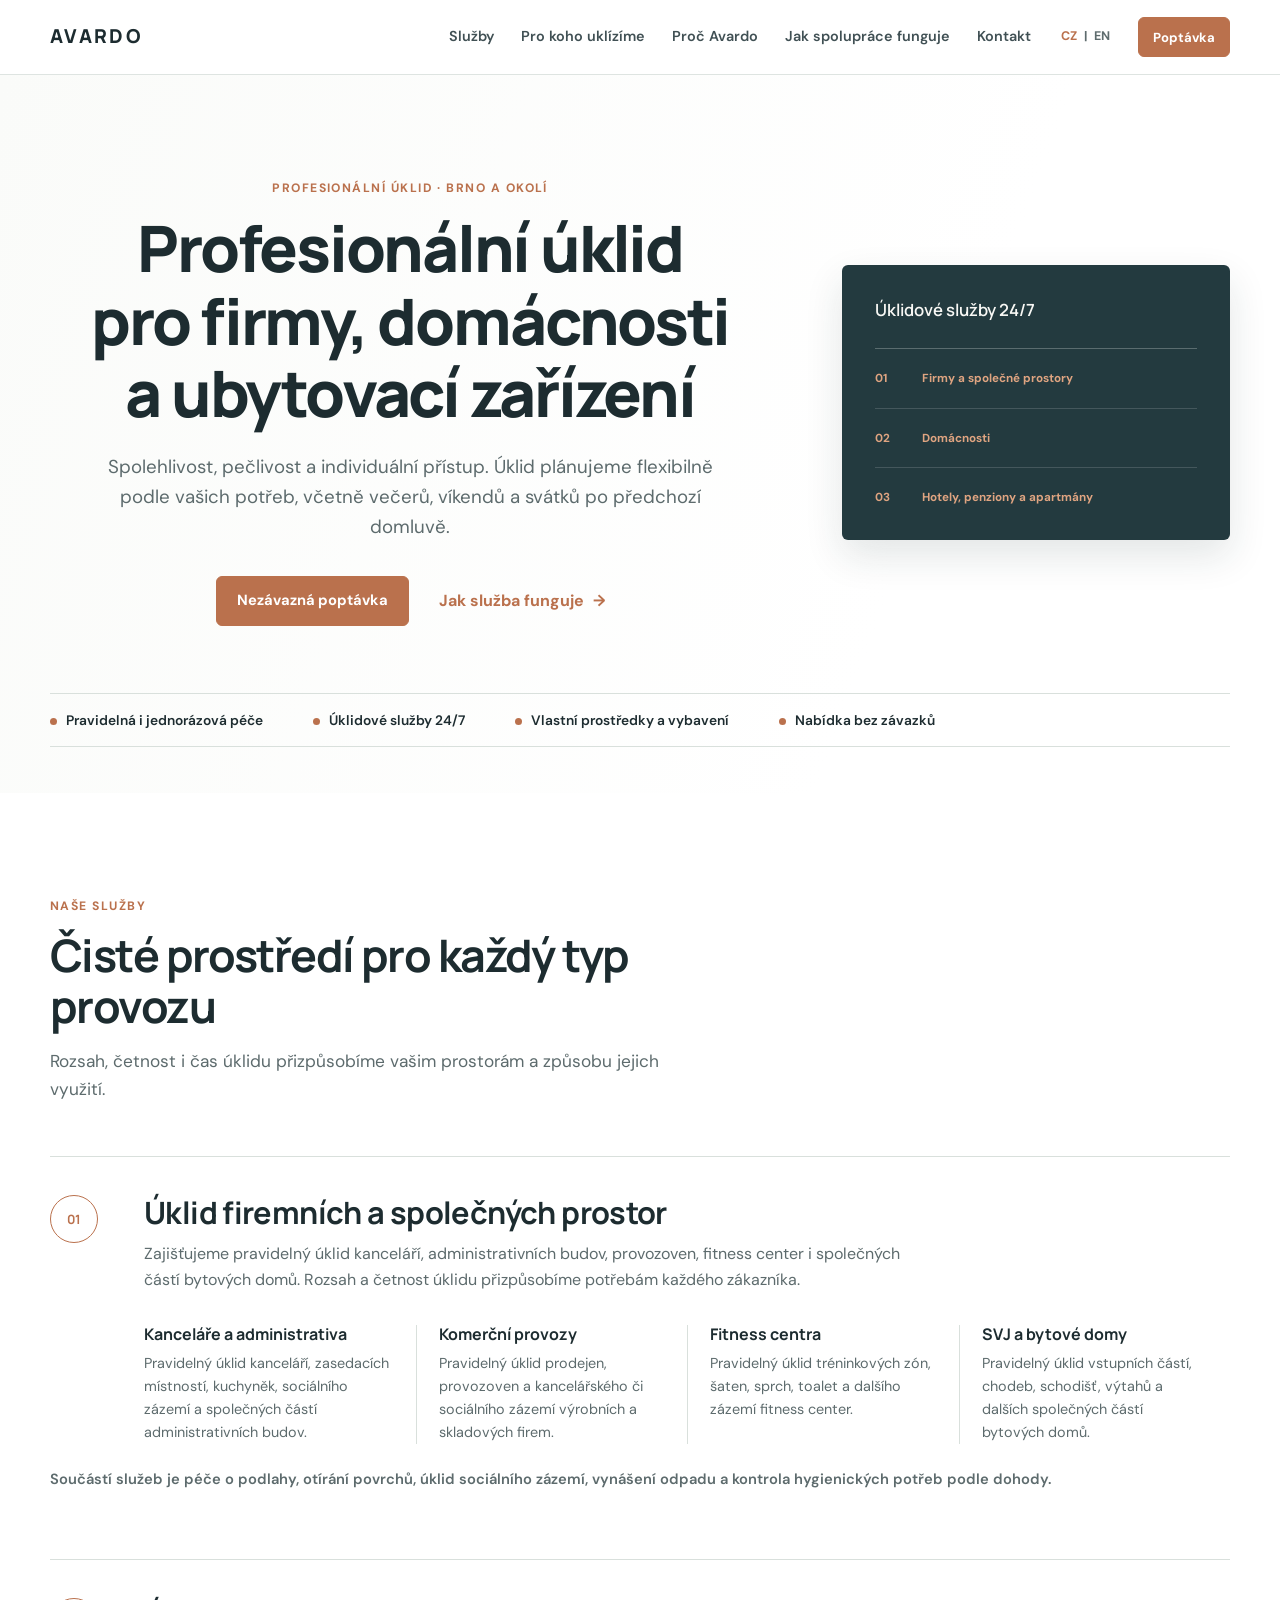
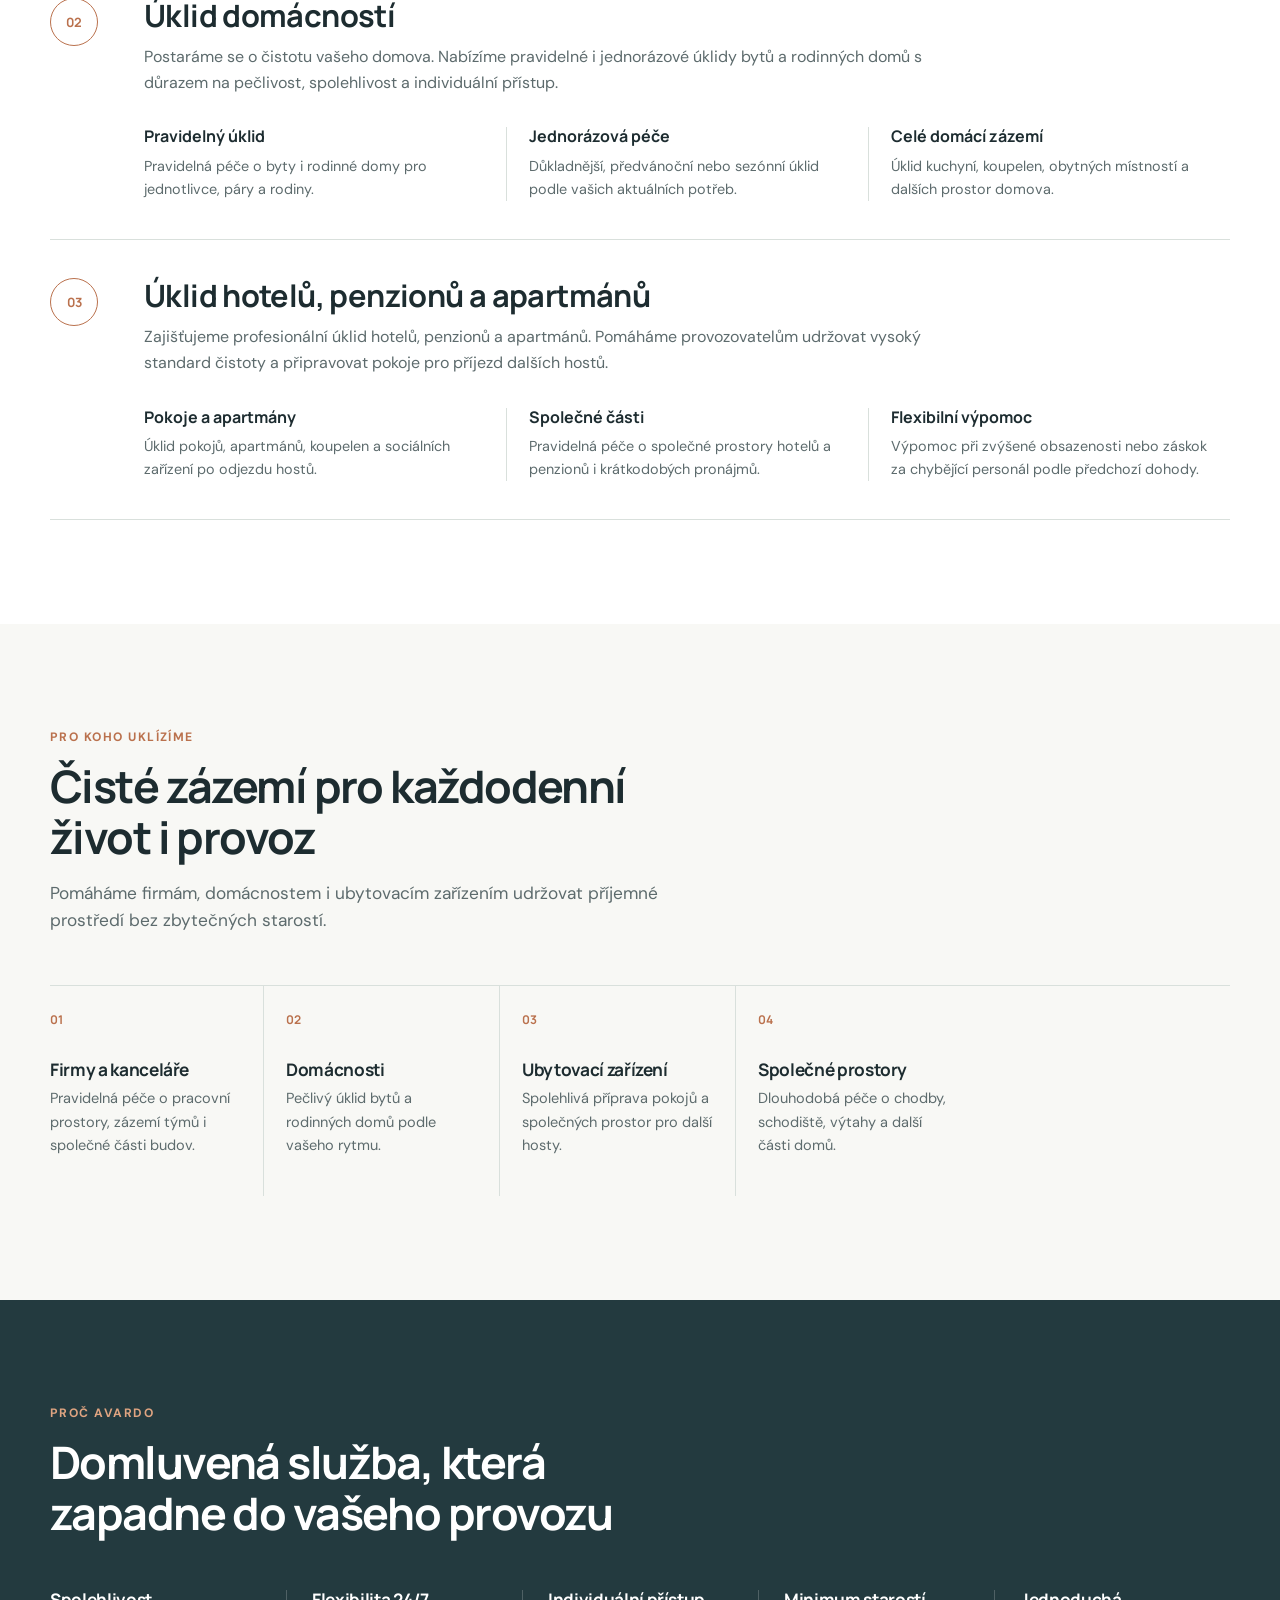
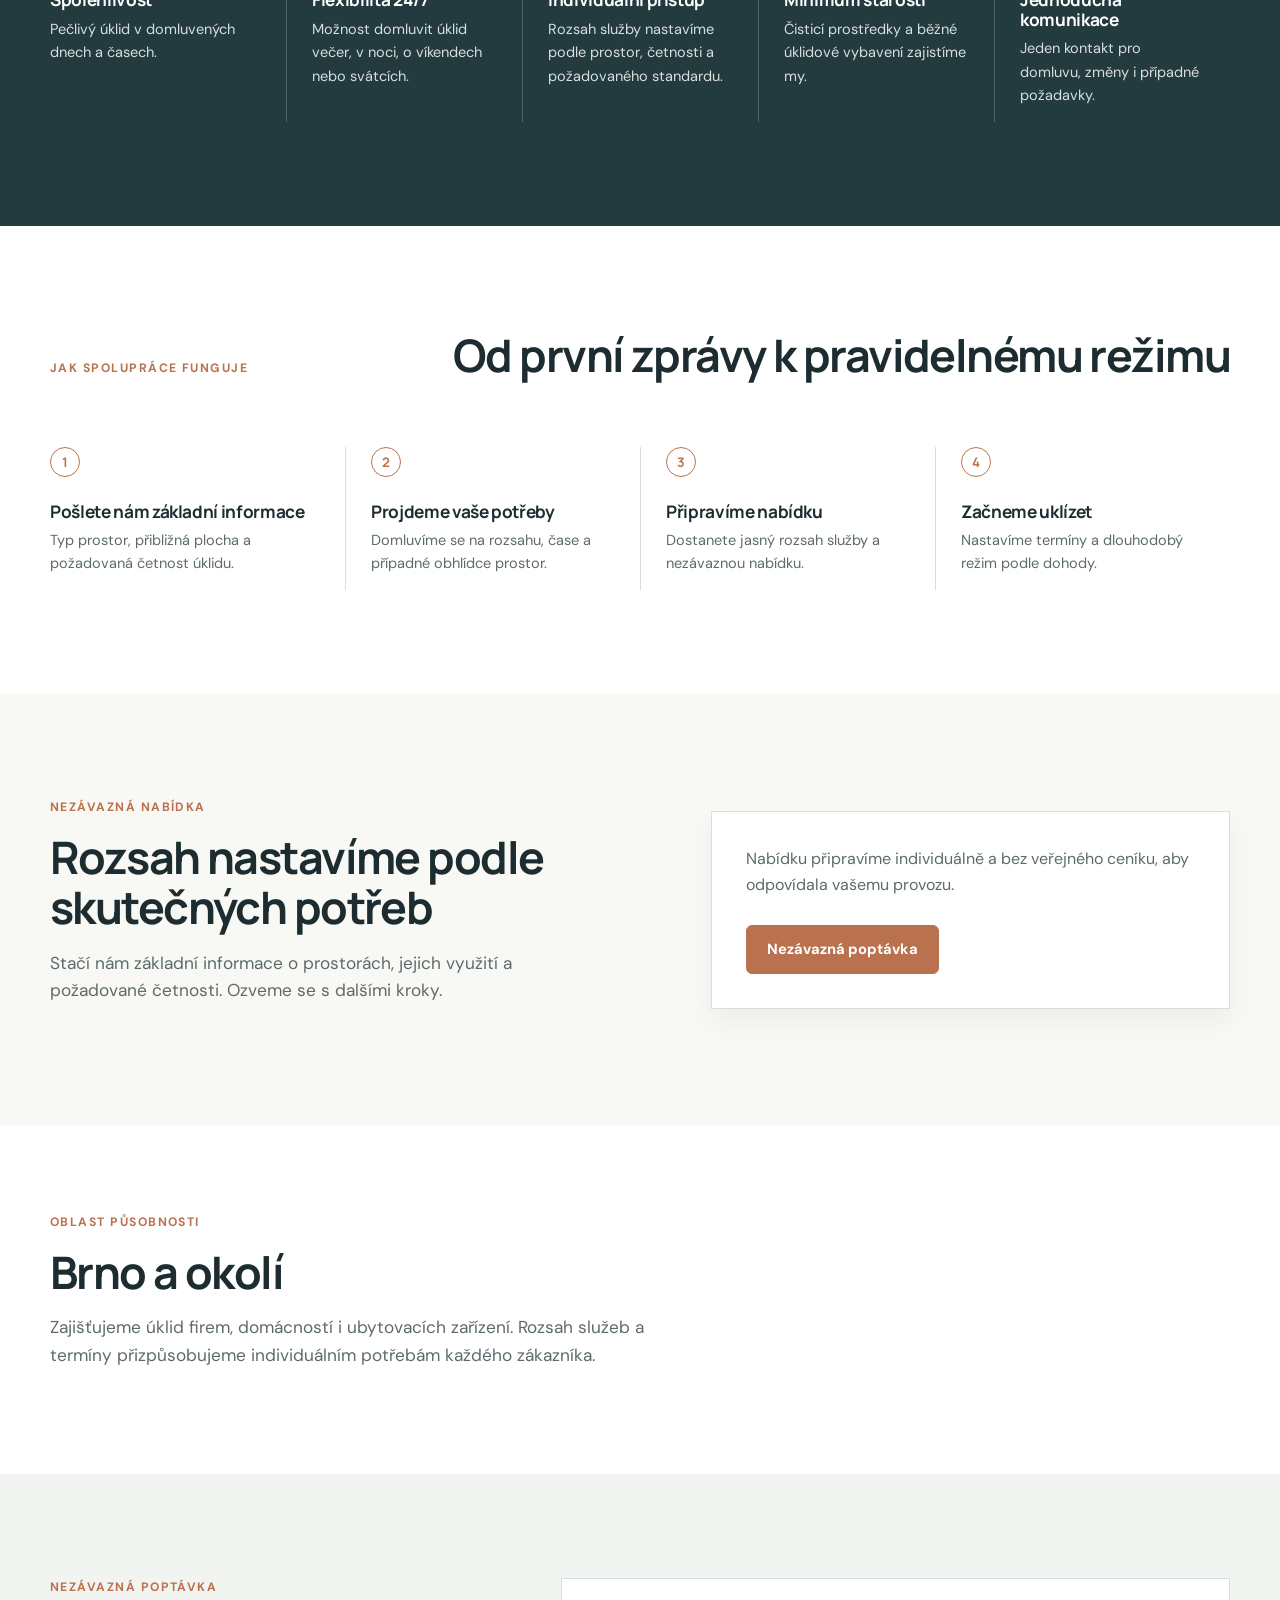
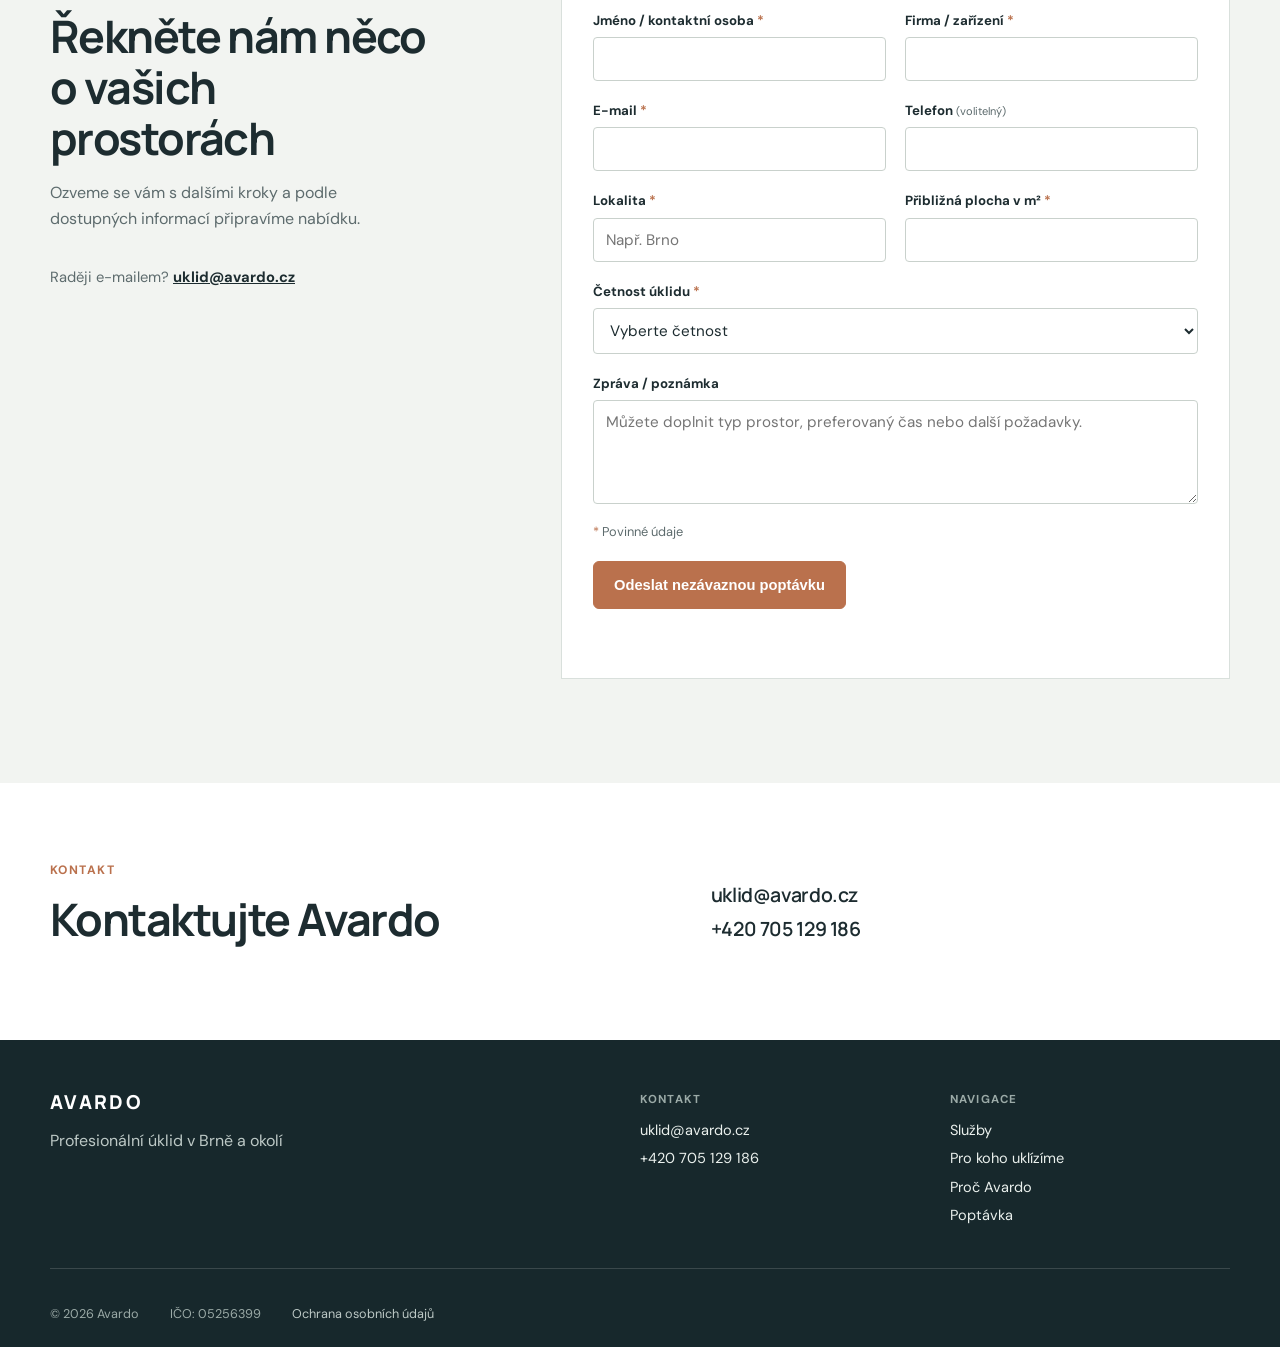
<file: index.html>
<!doctype html>
<html lang="cs">
<head>
  <meta charset="utf-8">
  <meta name="viewport" content="width=device-width, initial-scale=1">
  <meta name="description" content="Pravidelný úklid firemních prostor, domácností a ubytovacích zařízení v Brně. Pečlivá a flexibilní služba podle vašich potřeb.">
  <meta name="theme-color" content="#233a3f">
  <meta property="og:type" content="website">
  <meta property="og:locale" content="cs_CZ">
  <meta property="og:title" content="Avardo | Profesionální úklid v Brně">
  <meta property="og:description" content="Úklid firem, domácností, hotelů, penzionů a apartmánů v Brně a okolí.">
  <meta property="og:url" content="https://avardo.cz/">
  <meta property="og:image" content="https://avardo.cz/og-image.jpg">
  <meta property="og:image:alt" content="Avardo – profesionální úklid">
  <meta property="og:site_name" content="Avardo">
  <link rel="canonical" href="https://avardo.cz/">
  <link rel="alternate" hreflang="cs" href="https://avardo.cz/">
  <link rel="alternate" hreflang="en" href="https://avardo.cz/?lang=en">
  <link rel="icon" href="favicon.svg" type="image/svg+xml">
  <link rel="stylesheet" href="styles.css?v=3">
  <title>Avardo | Profesionální úklid v Brně</title>
  <script type="application/ld+json">
    {
      "@context": "https://schema.org",
      "@type": "ProfessionalService",
      "name": "Avardo",
      "url": "https://avardo.cz/",
      "email": "uklid@avardo.cz",
      "telephone": "+420705129186",
      "identifier": {"@type": "PropertyValue", "propertyID": "IČO", "value": "05256399"},
      "areaServed": {"@type": "City", "name": "Brno"},
      "description": "Profesionální úklid firemních prostor, domácností a ubytovacích zařízení v Brně."
    }
  </script>
</head>
<body>
  <a class="skip-link" href="#main-content" data-i18n="skip">Přeskočit na obsah</a>
  <header class="site-header">
    <div class="container nav-wrap">
      <a class="brand" href="#uvod" aria-label="Avardo – úvodní stránka" data-i18n-aria="brandLabel">AVARDO</a>
      <button class="menu-toggle" type="button" aria-expanded="false" aria-controls="primary-navigation"><span class="sr-only" data-i18n="openMenu">Otevřít menu</span><span></span><span></span><span></span></button>
      <nav id="primary-navigation" class="primary-nav" aria-label="Hlavní navigace">
        <a href="#sluzby" data-i18n="navServices">Služby</a>
        <a href="#pro-koho" data-i18n="navAudience">Pro koho uklízíme</a>
        <a href="#proc-avardo" data-i18n="navWhy">Proč Avardo</a>
        <a href="#jak-to-funguje" data-i18n="navHow">Jak spolupráce funguje</a>
        <a href="#kontakt" data-i18n="navContact">Kontakt</a>
        <div class="language-switch" aria-label="Volba jazyka" data-i18n-aria="languageLabel"><button type="button" data-language="cs" class="is-active" aria-pressed="true">CZ</button><span aria-hidden="true">|</span><button type="button" data-language="en" aria-pressed="false">EN</button></div>
        <a class="button button-small nav-cta" href="#poptavka" data-i18n="navCta">Nezávazná poptávka</a>
      </nav>
    </div>
  </header>

  <main id="main-content">
    <section id="uvod" class="hero section">
      <div class="container hero-grid">
        <div class="hero-copy">
          <p class="eyebrow" data-i18n="heroEyebrow">Profesionální úklid · Brno a okolí</p>
          <h1 data-i18n="heroTitle">Profesionální úklid pro firmy, domácnosti a ubytovací zařízení</h1>
          <p class="lead" data-i18n="heroLead">Spolehlivost, pečlivost a individuální přístup. Úklid plánujeme flexibilně podle vašich potřeb, včetně večerů, víkendů a svátků po předchozí domluvě.</p>
          <div class="hero-actions"><a class="button" href="#poptavka" data-i18n="heroCta">Nezávazná poptávka</a><a class="text-link" href="#jak-to-funguje"><span data-i18n="heroLink">Jak služba funguje</span> <span aria-hidden="true">→</span></a></div>
        </div>
        <div class="hero-panel" aria-label="Přehled služeb Avardo" data-i18n-aria="panelLabel">
          <p class="panel-label" data-i18n="panelTitle">Úklidové služby 24/7</p><div class="panel-line"></div>
          <ul><li><span>01</span><span data-i18n="panel1">Firmy a společné prostory</span></li><li><span>02</span><span data-i18n="panel2">Domácnosti</span></li><li><span>03</span><span data-i18n="panel3">Hotely, penziony a apartmány</span></li></ul>
        </div>
      </div>
      <div class="container trust-points" aria-label="Hlavní výhody" data-i18n-aria="trustLabel"><span data-i18n="trust1">Pravidelná i jednorázová péče</span><span data-i18n="trust2">Úklidové služby 24/7</span><span data-i18n="trust3">Vlastní prostředky a vybavení</span><span data-i18n="trust4">Nabídka bez závazků</span></div>
    </section>

    <section id="sluzby" class="section">
      <div class="container">
        <div class="section-heading"><p class="eyebrow" data-i18n="servicesEyebrow">Naše služby</p><h2 data-i18n="servicesTitle">Čisté prostředí pro každý typ provozu</h2><p data-i18n="servicesIntro">Rozsah, četnost i čas úklidu přizpůsobíme vašim prostorám a způsobu jejich využití.</p></div>
        <div class="service-categories">
          <article class="service-category"><div class="service-category-heading"><p class="category-icon" aria-hidden="true">01</p><div><h3 data-i18n="businessTitle">Úklid firemních a společných prostor</h3><p data-i18n="businessIntro">Zajišťujeme pravidelný úklid kanceláří, administrativních budov, provozoven, fitness center i společných částí bytových domů. Rozsah a četnost úklidu přizpůsobíme potřebám každého zákazníka.</p></div></div><div class="service-cards"><div><h4 data-i18n="business1Title">Kanceláře a administrativa</h4><p data-i18n="business1Text">Pravidelný úklid kanceláří, zasedacích místností, kuchyněk, sociálního zázemí a společných částí administrativních budov.</p></div><div><h4 data-i18n="business2Title">Komerční provozy</h4><p data-i18n="business2Text">Pravidelný úklid prodejen, provozoven a kancelářského či sociálního zázemí výrobních a skladových firem.</p></div><div><h4 data-i18n="business3Title">Fitness centra</h4><p data-i18n="business3Text">Pravidelný úklid tréninkových zón, šaten, sprch, toalet a dalšího zázemí fitness center.</p></div><div><h4 data-i18n="business4Title">SVJ a bytové domy</h4><p data-i18n="business4Text">Pravidelný úklid vstupních částí, chodeb, schodišť, výtahů a dalších společných částí bytových domů.</p></div></div><p class="service-note" data-i18n="businessNote">Součástí služeb je péče o podlahy, otírání povrchů, úklid sociálního zázemí, vynášení odpadu a kontrola hygienických potřeb podle dohody.</p></article>
          <article class="service-category service-category-alt"><div class="service-category-heading"><p class="category-icon" aria-hidden="true">02</p><div><h3 data-i18n="homeTitle">Úklid domácností</h3><p data-i18n="homeIntro">Postaráme se o čistotu vašeho domova. Nabízíme pravidelné i jednorázové úklidy bytů a rodinných domů s důrazem na pečlivost, spolehlivost a individuální přístup.</p></div></div><div class="service-cards service-cards-three"><div><h4 data-i18n="home1Title">Pravidelný úklid</h4><p data-i18n="home1Text">Pravidelná péče o byty i rodinné domy pro jednotlivce, páry a rodiny.</p></div><div><h4 data-i18n="home2Title">Jednorázová péče</h4><p data-i18n="home2Text">Důkladnější, předvánoční nebo sezónní úklid podle vašich aktuálních potřeb.</p></div><div><h4 data-i18n="home3Title">Celé domácí zázemí</h4><p data-i18n="home3Text">Úklid kuchyní, koupelen, obytných místností a dalších prostor domova.</p></div></div></article>
          <article class="service-category"><div class="service-category-heading"><p class="category-icon" aria-hidden="true">03</p><div><h3 data-i18n="hospitalityTitle">Úklid hotelů, penzionů a apartmánů</h3><p data-i18n="hospitalityIntro">Zajišťujeme profesionální úklid hotelů, penzionů a apartmánů. Pomáháme provozovatelům udržovat vysoký standard čistoty a připravovat pokoje pro příjezd dalších hostů.</p></div></div><div class="service-cards service-cards-three"><div><h4 data-i18n="hospitality1Title">Pokoje a apartmány</h4><p data-i18n="hospitality1Text">Úklid pokojů, apartmánů, koupelen a sociálních zařízení po odjezdu hostů.</p></div><div><h4 data-i18n="hospitality2Title">Společné části</h4><p data-i18n="hospitality2Text">Pravidelná péče o společné prostory hotelů a penzionů i krátkodobých pronájmů.</p></div><div><h4 data-i18n="hospitality3Title">Flexibilní výpomoc</h4><p data-i18n="hospitality3Text">Výpomoc při zvýšené obsazenosti nebo záskok za chybějící personál podle předchozí dohody.</p></div></div></article>
        </div>
      </div>
    </section>

    <section id="pro-koho" class="section section-tint"><div class="container"><div class="section-heading"><p class="eyebrow" data-i18n="audienceEyebrow">Pro koho uklízíme</p><h2 data-i18n="audienceTitle">Čisté zázemí pro každodenní život i provoz</h2><p data-i18n="audienceIntro">Pomáháme firmám, domácnostem i ubytovacím zařízením udržovat příjemné prostředí bez zbytečných starostí.</p></div><div class="space-list"><article><span class="item-number">01</span><h3 data-i18n="audience1Title">Firmy a kanceláře</h3><p data-i18n="audience1Text">Pravidelná péče o pracovní prostory, zázemí týmů i společné části budov.</p></article><article><span class="item-number">02</span><h3 data-i18n="audience2Title">Domácnosti</h3><p data-i18n="audience2Text">Pečlivý úklid bytů a rodinných domů podle vašeho rytmu.</p></article><article><span class="item-number">03</span><h3 data-i18n="audience3Title">Ubytovací zařízení</h3><p data-i18n="audience3Text">Spolehlivá příprava pokojů a společných prostor pro další hosty.</p></article><article><span class="item-number">04</span><h3 data-i18n="audience4Title">Společné prostory</h3><p data-i18n="audience4Text">Dlouhodobá péče o chodby, schodiště, výtahy a další části domů.</p></article></div></div></section>
    <section id="proc-avardo" class="section section-dark"><div class="container"><div class="section-heading"><p class="eyebrow" data-i18n="whyEyebrow">Proč Avardo</p><h2 data-i18n="whyTitle">Domluvená služba, která zapadne do vašeho provozu</h2></div><div class="benefit-grid"><article><h3 data-i18n="why1Title">Spolehlivost</h3><p data-i18n="why1Text">Pečlivý úklid v domluvených dnech a časech.</p></article><article><h3 data-i18n="why2Title">Flexibilita 24/7</h3><p data-i18n="why2Text">Možnost domluvit úklid večer, v noci, o víkendech nebo svátcích.</p></article><article><h3 data-i18n="why3Title">Individuální přístup</h3><p data-i18n="why3Text">Rozsah služby nastavíme podle prostor, četnosti a požadovaného standardu.</p></article><article><h3 data-i18n="why4Title">Minimum starostí</h3><p data-i18n="why4Text">Čisticí prostředky a běžné úklidové vybavení zajistíme my.</p></article><article><h3 data-i18n="why5Title">Jednoduchá komunikace</h3><p data-i18n="why5Text">Jeden kontakt pro domluvu, změny i případné požadavky.</p></article></div></div></section>
    <section id="jak-to-funguje" class="section"><div class="container"><div class="section-heading process-heading"><p class="eyebrow" data-i18n="howEyebrow">Jak spolupráce funguje</p><h2 data-i18n="howTitle">Od první zprávy k pravidelnému režimu</h2></div><ol class="process-list"><li><span>1</span><div><h3 data-i18n="step1Title">Pošlete nám základní informace</h3><p data-i18n="step1Text">Typ prostor, přibližná plocha a požadovaná četnost úklidu.</p></div></li><li><span>2</span><div><h3 data-i18n="step2Title">Projdeme vaše potřeby</h3><p data-i18n="step2Text">Domluvíme se na rozsahu, čase a případné obhlídce prostor.</p></div></li><li><span>3</span><div><h3 data-i18n="step3Title">Připravíme nabídku</h3><p data-i18n="step3Text">Dostanete jasný rozsah služby a nezávaznou nabídku.</p></div></li><li><span>4</span><div><h3 data-i18n="step4Title">Začneme uklízet</h3><p data-i18n="step4Text">Nastavíme termíny a dlouhodobý režim podle dohody.</p></div></li></ol></div></section>
    <section class="section section-tint pricing"><div class="container pricing-grid"><div class="section-heading"><p class="eyebrow" data-i18n="pricingEyebrow">Nezávazná nabídka</p><h2 data-i18n="pricingTitle">Rozsah nastavíme podle skutečných potřeb</h2><p data-i18n="pricingText">Stačí nám základní informace o prostorách, jejich využití a požadované četnosti. Ozveme se s dalšími kroky.</p></div><div class="pricing-card"><p data-i18n="pricingCard">Nabídku připravíme individuálně a bez veřejného ceníku, aby odpovídala vašemu provozu.</p><a class="button" href="#poptavka" data-i18n="pricingCta">Nezávazná poptávka</a></div></div></section>
    <section class="section coverage"><div class="container coverage-grid"><div class="section-heading"><p class="eyebrow" data-i18n="coverageEyebrow">Oblast působnosti</p><h2 data-i18n="coverageTitle">Brno a okolí</h2><p data-i18n="coverageText">Zajišťujeme úklid firem, domácností i ubytovacích zařízení. Rozsah služeb a termíny přizpůsobujeme individuálním potřebám každého zákazníka.</p></div></div></section>
    <section id="poptavka" class="section inquiry-section"><div class="container inquiry-grid"><div class="inquiry-intro"><p class="eyebrow" data-i18n="formEyebrow">Nezávazná poptávka</p><h2 data-i18n="formTitle">Řekněte nám něco o vašich prostorách</h2><p data-i18n="formIntro">Ozveme se vám s dalšími kroky a podle dostupných informací připravíme nabídku.</p><p class="form-contact"><span data-i18n="formEmailPrompt">Raději e-mailem?</span> <a href="mailto:uklid@avardo.cz">uklid@avardo.cz</a></p></div><form class="inquiry-form" id="inquiry-form" method="post" data-endpoint="https://formspree.io/f/xppwekqz" novalidate><div class="form-grid"><div class="field"><label for="name" data-i18n="nameLabel">Jméno / kontaktní osoba <em>*</em></label><input id="name" name="name" type="text" autocomplete="name" required></div><div class="field"><label for="company" data-i18n="companyLabel">Firma / zařízení <em>*</em></label><input id="company" name="company" type="text" autocomplete="organization" required></div><div class="field"><label for="email" data-i18n="emailLabel">E-mail <em>*</em></label><input id="email" name="email" type="email" autocomplete="email" required></div><div class="field"><label for="phone" data-i18n="phoneLabel">Telefon <small data-i18n="optional">(volitelný)</small></label><input id="phone" name="phone" type="tel" autocomplete="tel"></div><div class="field"><label for="location" data-i18n="locationLabel">Lokalita <em>*</em></label><input id="location" name="location" type="text" data-i18n-placeholder="locationPlaceholder" placeholder="Např. Brno" required></div><div class="field"><label for="area" data-i18n="areaLabel">Přibližná plocha v m² <em>*</em></label><input id="area" name="area" type="number" min="1" inputmode="numeric" required></div><div class="field field-full"><label for="frequency" data-i18n="frequencyLabel">Četnost úklidu <em>*</em></label><select id="frequency" name="frequency" required><option value="" data-i18n="frequencyChoose">Vyberte četnost</option><option data-i18n="frequency1">1× týdně</option><option data-i18n="frequency2">2× týdně</option><option data-i18n="frequency3">3× týdně</option><option data-i18n="frequency5">5× týdně</option><option data-i18n="frequencyOther">Jiná</option></select></div><div class="field field-full"><label for="message" data-i18n="messageLabel">Zpráva / poznámka</label><textarea id="message" name="message" rows="4" data-i18n-placeholder="messagePlaceholder" placeholder="Můžete doplnit typ prostor, preferovaný čas nebo další požadavky."></textarea></div></div><p class="required-note" data-i18n="requiredNote"><em>*</em> Povinné údaje</p><button class="button" type="submit" data-i18n="submit">Odeslat nezávaznou poptávku</button><p id="form-status" class="form-status" aria-live="polite"></p></form></div></section>
    <section id="kontakt" class="section contact-section"><div class="container contact-grid"><div><p class="eyebrow" data-i18n="contactEyebrow">Kontakt</p><h2 data-i18n="contactTitle">Kontaktujte Avardo</h2></div><div class="contact-details"><a href="mailto:uklid@avardo.cz">uklid@avardo.cz</a><a href="tel:+420705129186">+420 705 129 186</a></div></div></section>
  </main>
  <footer class="site-footer"><div class="container footer-grid"><div><a class="brand" href="#uvod">AVARDO</a><p data-i18n="footerTagline">Profesionální úklid v Brně a okolí</p></div><div><p class="footer-label" data-i18n="footerContact">Kontakt</p><a href="mailto:uklid@avardo.cz">uklid@avardo.cz</a><a href="tel:+420705129186">+420 705 129 186</a></div><div><p class="footer-label" data-i18n="footerNav">Navigace</p><a href="#sluzby" data-i18n="navServices">Služby</a><a href="#pro-koho" data-i18n="navAudience">Pro koho uklízíme</a><a href="#proc-avardo" data-i18n="navWhy">Proč Avardo</a><a href="#poptavka" data-i18n="navCta">Poptávka</a></div></div><div class="container footer-bottom"><span>© <span id="current-year"></span> Avardo</span><span>IČO: 05256399</span><a href="ochrana-osobnich-udaju.html" data-i18n="privacy">Ochrana osobních údajů</a></div></footer>
  <script src="script.js?v=3"></script>
</body>
</html>
</file>
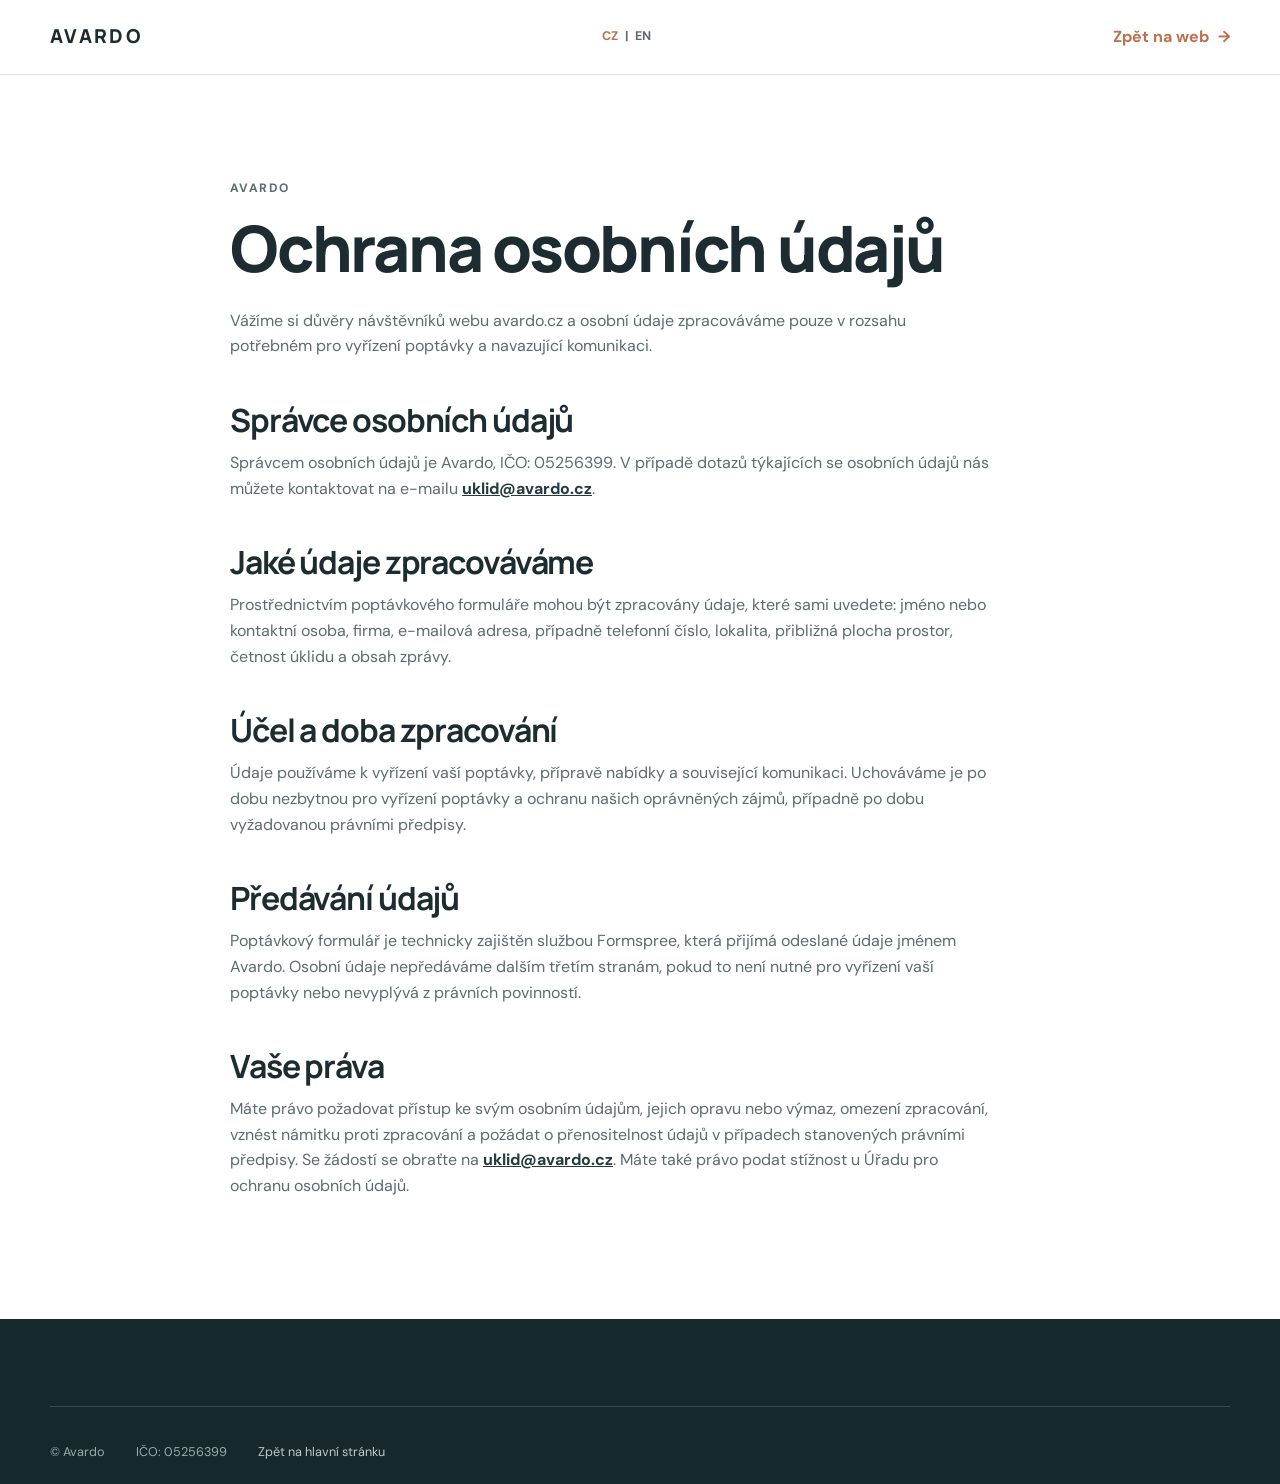
<file: ochrana-osobnich-udaju.html>
<!doctype html>
<html lang="cs">
<head>
  <meta charset="utf-8">
  <meta name="viewport" content="width=device-width, initial-scale=1">
  <meta name="description" content="Základní informace o zpracování osobních údajů při odeslání poptávky společnosti Avardo.">
  <link rel="canonical" href="https://avardo.cz/ochrana-osobnich-udaju.html">
  <link rel="icon" href="favicon.svg" type="image/svg+xml">
  <link rel="stylesheet" href="styles.css?v=3">
  <title>Ochrana osobních údajů | Avardo</title>
</head>
<body>
  <header class="site-header"><div class="container nav-wrap"><a class="brand" href="index.html" data-i18n-aria="brandLabel" aria-label="Avardo – úvodní stránka">AVARDO</a><div class="language-switch" aria-label="Volba jazyka" data-i18n-aria="languageLabel"><button type="button" data-language="cs" class="is-active" aria-pressed="true">CZ</button><span aria-hidden="true">|</span><button type="button" data-language="en" aria-pressed="false">EN</button></div><a class="text-link" href="index.html"><span data-i18n="privacyBack">Zpět na web</span> <span aria-hidden="true">→</span></a></div></header>
  <main class="section">
    <article class="container legal-content">
      <p class="eyebrow">Avardo</p>
      <h1 data-i18n="privacyTitle">Ochrana osobních údajů</h1>
      <p data-i18n="privacyIntro">Vážíme si důvěry návštěvníků webu avardo.cz a osobní údaje zpracováváme pouze v rozsahu potřebném pro vyřízení poptávky a navazující komunikaci.</p>

      <h2 data-i18n="privacyController">Správce osobních údajů</h2>
      <p><span data-i18n="privacyControllerText">Správcem osobních údajů je Avardo, IČO: 05256399. V případě dotazů týkajících se osobních údajů nás můžete kontaktovat na e-mailu</span> <a href="mailto:uklid@avardo.cz">uklid@avardo.cz</a>.</p>

      <h2 data-i18n="privacyData">Jaké údaje zpracováváme</h2>
      <p data-i18n="privacyDataText">Prostřednictvím poptávkového formuláře mohou být zpracovány údaje, které sami uvedete: jméno nebo kontaktní osoba, firma, e-mailová adresa, případně telefonní číslo, lokalita, přibližná plocha prostor, četnost úklidu a obsah zprávy.</p>

      <h2 data-i18n="privacyPurpose">Účel a doba zpracování</h2>
      <p data-i18n="privacyPurposeText">Údaje používáme k vyřízení vaší poptávky, přípravě nabídky a související komunikaci. Uchováváme je po dobu nezbytnou pro vyřízení poptávky a ochranu našich oprávněných zájmů, případně po dobu vyžadovanou právními předpisy.</p>

      <h2 data-i18n="privacySharing">Předávání údajů</h2>
      <p data-i18n="privacySharingText">Poptávkový formulář je technicky zajištěn službou Formspree, která přijímá odeslané údaje jménem Avardo. Osobní údaje nepředáváme dalším třetím stranám, pokud to není nutné pro vyřízení vaší poptávky nebo nevyplývá z právních povinností.</p>

      <h2 data-i18n="privacyRights">Vaše práva</h2>
      <p><span data-i18n="privacyRightsText">Máte právo požadovat přístup ke svým osobním údajům, jejich opravu nebo výmaz, omezení zpracování, vznést námitku proti zpracování a požádat o přenositelnost údajů v případech stanovených právními předpisy. Se žádostí se obraťte na</span> <a href="mailto:uklid@avardo.cz">uklid@avardo.cz</a>. <span data-i18n="privacyComplaint">Máte také právo podat stížnost u Úřadu pro ochranu osobních údajů.</span></p>
    </article>
  </main>
  <footer class="site-footer">
    <div class="container footer-bottom"><span>© Avardo</span><span>IČO: 05256399</span><a href="index.html" data-i18n="privacyFooter">Zpět na hlavní stránku</a></div>
  </footer>
  <script src="script.js?v=3"></script>
</body>
</html>
</file>
<file: styles.css>
@import url('https://fonts.googleapis.com/css2?family=DM+Sans:wght@400;500;600;700&family=Manrope:wght@500;600;700;800&display=swap');

:root { --ink:#1d2c30; --muted:#5d6b6d; --pine:#233a3f; --accent:#ba714d; --paper:#f8f8f5; --wash:#edf1ed; --line:#d9e0dc; --white:#fff; --radius:6px; --content:1180px; }
* { box-sizing:border-box; }
html { scroll-behavior:smooth; scroll-padding-top:86px; }
body { margin:0; color:var(--ink); background:var(--white); font:400 16px/1.6 "DM Sans",Arial,sans-serif; }
h1,h2,h3,p { margin-top:0; } h1,h2,h3 { font-family:Manrope,Arial,sans-serif; line-height:1.13; letter-spacing:-.035em; }
h1 { max-width:760px; font-size:clamp(2.45rem,5vw,4.7rem); margin-bottom:23px; font-weight:800; } h2 { font-size:clamp(1.85rem,3.5vw,3rem); margin-bottom:17px; } h3 { font-size:1.08rem; margin-bottom:8px; letter-spacing:-.02em; }
a { color:inherit; } a:focus-visible,button:focus-visible,input:focus-visible,select:focus-visible,textarea:focus-visible { outline:3px solid #cb8e6e; outline-offset:3px; }
.container { width:min(var(--content),calc(100% - 48px)); margin-inline:auto; }.section { padding:104px 0; }.section-tint { background:var(--paper); }
.eyebrow { color:var(--accent); margin-bottom:14px; text-transform:uppercase; font-size:.76rem; letter-spacing:.12em; font-weight:700; }.section-heading { max-width:660px; }.section-heading>p:not(.eyebrow) { color:var(--muted); font-size:1.08rem; }
.site-header { position:sticky; top:0; z-index:10; background:rgb(255 255 255 / .94); border-bottom:1px solid rgb(217 224 220 / .85); backdrop-filter:blur(10px); }.nav-wrap { min-height:74px; display:flex; align-items:center; justify-content:space-between; }
.brand { font:800 1.2rem/1 Manrope,sans-serif; letter-spacing:.12em; text-decoration:none; }.primary-nav { display:flex; align-items:center; gap:27px; }.primary-nav>a:not(.button) { color:#405054; font-size:.9rem; font-weight:600; text-decoration:none; }.primary-nav>a:not(.button):hover { color:var(--accent); }
.button { display:inline-flex; align-items:center; justify-content:center; min-height:48px; padding:12px 20px; border:1px solid var(--accent); border-radius:var(--radius); background:var(--accent); color:white; font-weight:700; font-size:.92rem; text-decoration:none; cursor:pointer; transition:background .18s,transform .18s,border-color .18s; }.button:hover { background:#a95f3d; border-color:#a95f3d; transform:translateY(-1px); }.button-small { min-height:40px; padding:8px 14px; font-size:.82rem; }.menu-toggle { display:none; }.language-switch { display:flex; align-items:center; gap:6px; margin-left:2px; color:var(--muted); font-size:.78rem; font-weight:700; }.language-switch button { padding:3px 1px; border:0; background:none; color:var(--muted); font:inherit; cursor:pointer; }.language-switch button.is-active,.language-switch button:hover { color:var(--accent); }
.hero { padding:104px 0 46px; background:linear-gradient(110deg,#fafbf9 0%,#fff 70%); }.hero-grid { display:grid; grid-template-columns:minmax(0,1.3fr) minmax(290px,.7fr); align-items:center; gap:72px; }.hero-copy { text-align:center; }.hero-copy h1 { max-width:700px; margin-inline:auto; text-wrap:balance; }.lead { max-width:640px; margin-inline:auto; color:var(--muted); font-size:1.17rem; }.hero-actions { display:flex; align-items:center; justify-content:center; gap:25px; margin-top:34px; }.text-link { font-weight:700; text-decoration:none; }.text-link span { color:var(--accent); margin-left:5px; transition:margin .15s; }.text-link:hover span { margin-left:9px; }
.hero-panel { padding:33px; background:var(--pine); color:#f8f8f5; border-radius:var(--radius); box-shadow:0 16px 38px rgb(26 47 49 / .12); }.panel-label { font:600 1.05rem Manrope,sans-serif; }.panel-line { height:1px; background:rgb(255 255 255 / .25); margin:27px 0 0; }.hero-panel ul { padding:0; margin:0; list-style:none; }.hero-panel li { display:grid; grid-template-columns:34px 1fr; gap:13px; padding:20px 0; border-bottom:1px solid rgb(255 255 255 / .15); font-size:.93rem; }.hero-panel li:last-child { border:0; padding-bottom:0; }.hero-panel li span { color:#dfa481; font-size:.73rem; font-weight:700; }
.trust-points { display:flex; flex-wrap:wrap; gap:0; margin-top:67px; border-top:1px solid var(--line); border-bottom:1px solid var(--line); }.trust-points span { padding:15px 25px 15px 0; margin-right:25px; font-size:.86rem; font-weight:600; }.trust-points span::before { content:""; display:inline-block; width:7px; height:7px; margin-right:9px; background:var(--accent); border-radius:50%; }
.space-list { display:grid; grid-template-columns:repeat(5,1fr); gap:0; margin-top:50px; border-top:1px solid var(--line); }.space-list article { min-height:210px; padding:25px 22px 12px 0; margin-right:22px; border-right:1px solid var(--line); }.space-list article:last-child { border:0; }.space-list p { color:var(--muted); font-size:.91rem; }.item-number { color:var(--accent); display:block; margin-bottom:32px; font:700 .75rem Manrope,sans-serif; }
.service-categories { margin-top:52px; }.service-category { padding:38px 0; border-top:1px solid var(--line); }.service-category:last-child { border-bottom:1px solid var(--line); }.service-category-heading { display:grid; grid-template-columns:70px 1fr; gap:24px; align-items:start; }.service-category-heading h3 { font-size:clamp(1.35rem,2.4vw,2rem); margin-bottom:12px; }.service-category-heading p:not(.category-icon) { max-width:790px; color:var(--muted); margin-bottom:0; }.category-icon { display:flex; align-items:center; justify-content:center; width:48px; height:48px; margin:0; color:var(--accent); border:1px solid var(--accent); border-radius:50%; font:700 .8rem Manrope,sans-serif; }.service-cards { display:grid; grid-template-columns:repeat(4,1fr); gap:0; margin:32px 0 0 94px; }.service-cards-three { grid-template-columns:repeat(3,1fr); }.service-cards>div { padding:0 22px; border-left:1px solid var(--line); }.service-cards>div:first-child { padding-left:0; border-left:0; }.service-cards h4 { margin:0 0 8px; font:700 1rem/1.2 Manrope,sans-serif; }.service-cards p { margin:0; color:var(--muted); font-size:.9rem; }.service-note { margin:28px 0 0 94px; color:var(--muted); font-size:.92rem; font-weight:600; }
.services-layout { display:grid; grid-template-columns:.8fr 1.2fr; gap:11%; }.check-list { padding:0; margin:0; list-style:none; columns:2; border-top:1px solid var(--line); }.check-list li { position:relative; break-inside:avoid; padding:14px 6px 14px 24px; border-bottom:1px solid var(--line); font-weight:600; font-size:.93rem; }.check-list li::before { content:""; position:absolute; left:1px; top:21px; width:8px; height:8px; border-radius:50%; background:var(--accent); }.service-note { margin:24px 0 29px; color:var(--muted); font-weight:600; }.supply-note { padding:25px 28px; border-left:3px solid var(--accent); background:var(--paper); }.supply-note .eyebrow { margin-bottom:8px; }.supply-note h3 { margin-bottom:8px; font-size:1.16rem; }.supply-note p:last-child { color:var(--muted); margin-bottom:0; font-size:.94rem; }
.section-dark { background:var(--pine); color:#fff; }.section-dark .eyebrow { color:#dfa481; }.benefit-grid { display:grid; grid-template-columns:repeat(5,1fr); margin-top:52px; }.benefit-grid article { padding:0 25px; border-left:1px solid rgb(255 255 255 / .2); }.benefit-grid article:first-child { padding-left:0; border:0; }.benefit-grid p { color:#d8dfdc; font-size:.91rem; }
.process-heading { max-width:none; display:flex; align-items:baseline; justify-content:space-between; }.process-list { display:grid; grid-template-columns:repeat(4,1fr); padding:0; margin:49px 0 0; list-style:none; counter-reset:process; }.process-list li { padding:0 25px; border-left:1px solid var(--line); }.process-list li:first-child { padding-left:0; border:0; }.process-list li>span { display:flex; align-items:center; justify-content:center; width:30px; height:30px; margin-bottom:25px; color:var(--accent); border:1px solid var(--accent); border-radius:50%; font:700 .82rem Manrope,sans-serif; }.process-list p { color:var(--muted); font-size:.91rem; }
.pricing-grid,.contact-grid { display:grid; grid-template-columns:1fr 1fr; align-items:center; gap:12%; }.coverage-grid { display:grid; grid-template-columns:1fr; align-items:center; }.pricing-card { padding:34px; background:white; border:1px solid var(--line); box-shadow:0 12px 26px rgb(27 49 51 / .05); }.pricing-card p { color:var(--muted); }.pricing-card .button { margin-top:11px; }
.coverage { padding-block:87px; }.districts { color:var(--pine); max-width:480px; font:600 clamp(1.2rem,2.2vw,1.75rem)/1.65 Manrope,sans-serif; letter-spacing:-.03em; }.districts span { color:var(--accent); padding-inline:4px; }
.inquiry-section { background:#f2f4f1; }.inquiry-grid { display:grid; grid-template-columns:.74fr 1.26fr; gap:10%; }.inquiry-intro>p:not(.eyebrow) { color:var(--muted); max-width:350px; }.form-contact { margin-top:35px; font-size:.92rem; }.form-contact a { color:var(--ink); font-weight:700; }.inquiry-form { padding:31px; background:white; border:1px solid var(--line); }.form-grid { display:grid; grid-template-columns:1fr 1fr; gap:19px; }.field { display:flex; flex-direction:column; gap:6px; }.field-full { grid-column:1/-1; }.field label { font-weight:700; font-size:.83rem; }.field em,.required-note em { color:var(--accent); font-style:normal; }.field small { color:var(--muted); font-weight:400; } input,select,textarea { width:100%; padding:11px 12px; color:var(--ink); border:1px solid #c9d1cc; border-radius:4px; background:white; font:400 .95rem "DM Sans",sans-serif; } select { min-height:43px; } textarea { resize:vertical; }.required-note { color:var(--muted); margin:18px 0; font-size:.8rem; }.form-status { min-height:24px; margin:14px 0 0; font-size:.88rem; font-weight:600; }.form-status.error { color:#a64031; }.form-status.success { color:#356848; }
.contact-section { padding-block:78px; }.contact-details { display:flex; flex-direction:column; gap:7px; }.contact-details a { font:600 1.22rem Manrope,sans-serif; letter-spacing:-.02em; text-decoration:none; }.contact-details a:hover { color:var(--accent); }.contact-details p { margin:7px 0 0; color:var(--muted); }
.site-footer { padding:51px 0 22px; background:#17282c; color:#eaf0ed; }.site-footer .brand { color:white; }.footer-grid { display:grid; grid-template-columns:2fr 1fr 1fr; gap:30px; }.footer-grid p:not(.footer-label) { color:#bdc9c6; margin:12px 0 0; }.footer-grid a:not(.brand) { display:block; margin-bottom:5px; color:#eaf0ed; text-decoration:none; font-size:.91rem; }.footer-grid a:not(.brand):hover,.footer-bottom a:hover { color:#dfa481; }.footer-label { margin-bottom:10px; color:#9baaa7; font-size:.72rem; font-weight:700; letter-spacing:.1em; text-transform:uppercase; }.footer-bottom { display:flex; flex-wrap:wrap; gap:15px 31px; padding-top:35px; margin-top:36px; border-top:1px solid rgb(255 255 255 / .15); color:#9baaa7; font-size:.79rem; }.footer-bottom a { color:#bdc9c6; text-decoration:none; }
.legal-content { max-width:820px; }.legal-content h2 { margin:43px 0 12px; font-size:clamp(1.45rem,2.5vw,2rem); }.legal-content p { max-width:760px; color:var(--muted); }.legal-content a { color:var(--pine); font-weight:700; }
.skip-link,.sr-only { position:absolute; }.skip-link { left:8px; top:-60px; padding:10px; background:var(--ink); color:#fff; z-index:20; }.skip-link:focus { top:8px; }.sr-only { width:1px; height:1px; padding:0; overflow:hidden; clip:rect(0,0,0,0); white-space:nowrap; border:0; }
@media (max-width:900px) { .primary-nav { gap:16px; }.primary-nav>a:not(.button) { font-size:.79rem; }.hero-grid,.services-layout,.inquiry-grid { gap:45px; }.service-cards { margin-left:94px; grid-template-columns:repeat(2,1fr); gap:28px 0; }.service-cards>div:nth-child(3) { padding-left:0; border-left:0; }.space-list { grid-template-columns:repeat(3,1fr); }.space-list article:nth-child(3) { border:0; }.space-list article:nth-child(n+4) { border-top:1px solid var(--line); }.benefit-grid { grid-template-columns:repeat(3,1fr); gap:30px 0; }.benefit-grid article:nth-child(4) { padding-left:0; border:0; }.process-list { grid-template-columns:repeat(2,1fr); gap:35px 0; }.process-list li:nth-child(3) { padding-left:0; border:0; } }
@media (max-width:700px) { .container { width:min(100% - 36px,var(--content)); }.section { padding:70px 0; }.site-header { min-height:65px; }.nav-wrap { min-height:65px; }.menu-toggle { display:flex; flex-direction:column; justify-content:center; gap:4px; width:39px; height:39px; padding:9px; border:0; background:none; cursor:pointer; }.menu-toggle span:not(.sr-only) { display:block; height:2px; background:var(--ink); transition:transform .2s,opacity .2s; }.menu-toggle[aria-expanded="true"] span:nth-child(2) { transform:translateY(6px) rotate(45deg); }.menu-toggle[aria-expanded="true"] span:nth-child(3) { opacity:0; }.menu-toggle[aria-expanded="true"] span:nth-child(4) { transform:translateY(-6px) rotate(-45deg); }.primary-nav { position:absolute; top:65px; left:0; right:0; display:none; align-items:stretch; gap:0; padding:12px 18px 19px; background:#fff; border-bottom:1px solid var(--line); box-shadow:0 10px 20px rgb(31 47 48 / .08); }.primary-nav.is-open { display:flex; flex-direction:column; }.primary-nav>a:not(.button) { padding:12px 4px; font-size:.95rem; }.language-switch { justify-content:center; padding:10px 4px; }.nav-cta { margin:8px 0 0; }.hero { padding-top:69px; }.hero-grid,.services-layout,.pricing-grid,.coverage-grid,.inquiry-grid,.contact-grid { grid-template-columns:1fr; gap:37px; }.hero-panel { padding:26px; }.trust-points { margin-top:42px; }.trust-points span { width:50%; margin:0; padding:12px 5px; font-size:.78rem; }.service-categories { margin-top:35px; }.service-category { padding:30px 0; }.service-category-heading { grid-template-columns:45px 1fr; gap:15px; }.category-icon { width:39px; height:39px; font-size:.7rem; }.service-cards,.service-cards-three { grid-template-columns:1fr; gap:20px; margin:25px 0 0 60px; }.service-cards>div,.service-cards>div:nth-child(3) { padding:0 0 20px; border:0; border-bottom:1px solid var(--line); }.service-cards>div:last-child { padding-bottom:0; border-bottom:0; }.service-note { margin:25px 0 0 60px; }.space-list { grid-template-columns:1fr 1fr; margin-top:35px; }.space-list article { min-height:0; padding:20px 16px 20px 0; margin-right:16px; }.space-list article:nth-child(2) { border:0; }.space-list article:nth-child(3) { border-right:1px solid var(--line); }.space-list article:nth-child(n+3) { border-top:1px solid var(--line); }.item-number { margin-bottom:20px; }.check-list { columns:1; }.benefit-grid { grid-template-columns:1fr; margin-top:36px; gap:0; }.benefit-grid article,.benefit-grid article:nth-child(4) { padding:19px 0; border:0; border-top:1px solid rgb(255 255 255 / .2); }.benefit-grid article:first-child { border-top:1px solid rgb(255 255 255 / .2); }.benefit-grid p { margin-bottom:0; }.process-heading { display:block; }.process-list { grid-template-columns:1fr; margin-top:35px; gap:0; }.process-list li,.process-list li:nth-child(3) { display:grid; grid-template-columns:45px 1fr; gap:12px; padding:20px 0; border:0; border-top:1px solid var(--line); }.process-list li>span { margin:0; }.process-list p { margin-bottom:0; }.pricing-card,.inquiry-form { padding:24px; }.form-grid { grid-template-columns:1fr; }.field-full { grid-column:auto; }.contact-section { padding-block:60px; }.footer-grid { grid-template-columns:1fr 1fr; }.footer-grid>div:first-child { grid-column:1/-1; }.footer-bottom { margin-top:29px; padding-top:25px; } }
@media (max-width:400px) { .hero-actions { align-items:flex-start; flex-direction:column; gap:18px; }.space-list { grid-template-columns:1fr; }.space-list article,.space-list article:nth-child(3) { margin:0; padding-right:0; border-right:0; border-top:1px solid var(--line); }.space-list article:first-child { border-top:0; }.trust-points span { width:100%; }.footer-grid { grid-template-columns:1fr; }.footer-grid>div:first-child { grid-column:auto; } }
@media (prefers-reduced-motion:reduce) { html { scroll-behavior:auto; } *,*::before,*::after { transition-duration:.01ms!important; animation-duration:.01ms!important; } }
</file>
